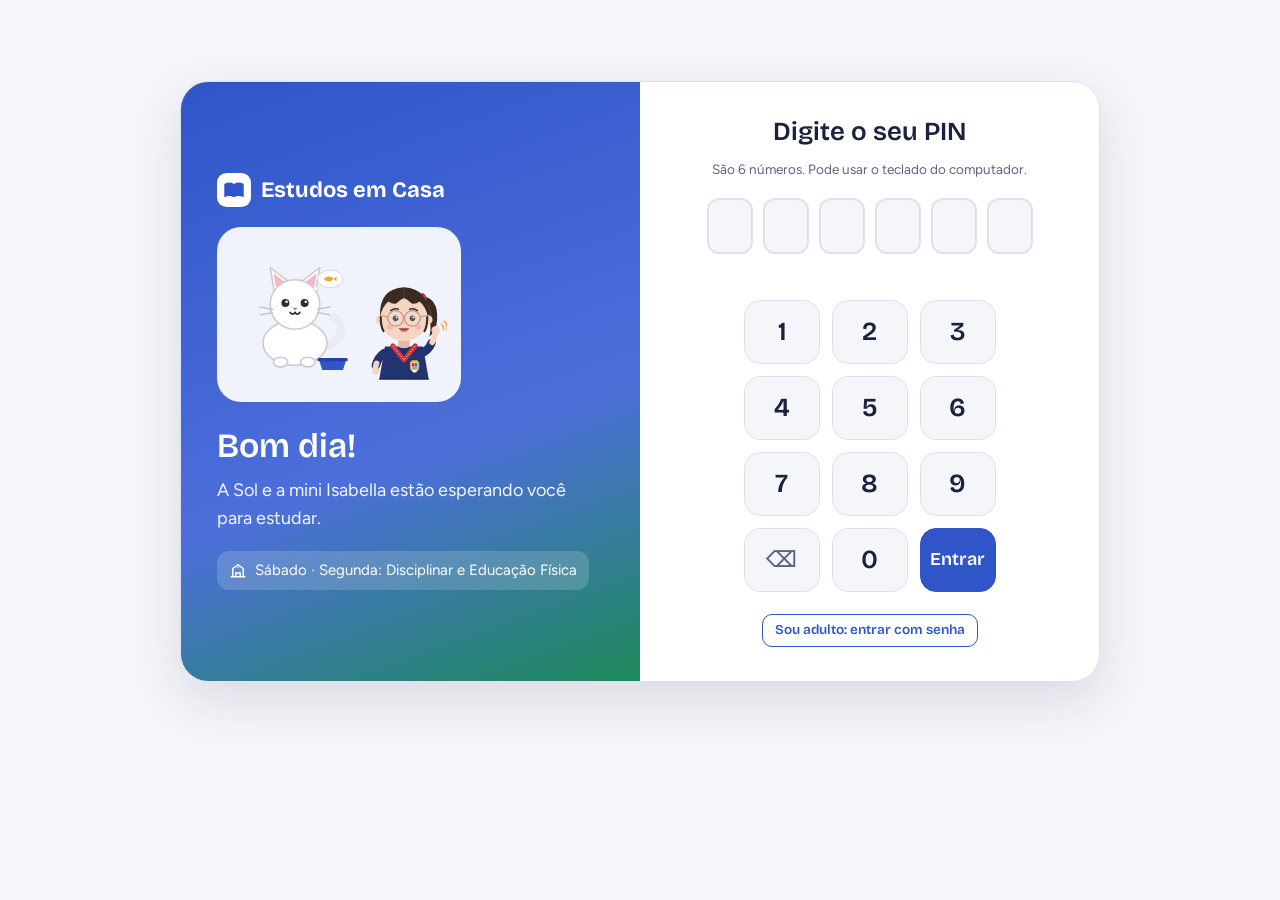
<file: docs/index.html>
<!doctype html>
<html lang="pt-BR">
<head>
<meta charset="utf-8">
<meta name="viewport" content="width=device-width,initial-scale=1,viewport-fit=cover">
<meta name="robots" content="noindex,nofollow">
<title>Estudos em Casa</title>
<link rel="icon" href="data:image/svg+xml,%3Csvg xmlns='http://www.w3.org/2000/svg' viewBox='0 0 64 64'%3E%3Crect width='64' height='64' rx='16' fill='%232F7D6D'/%3E%3Cpath d='M18 44V20h18a10 10 0 0 1 0 20H26' stroke='white' stroke-width='6' fill='none' stroke-linecap='round'/%3E%3C/svg%3E">
<link rel="preconnect" href="https://fonts.googleapis.com">
<link rel="stylesheet" href="https://fonts.googleapis.com/css2?family=Bricolage+Grotesque:opsz,wght@12..96,500;12..96,700&family=Patrick+Hand&family=Figtree:wght@400;500;600&family=JetBrains+Mono:wght@500&display=swap">
<link rel="stylesheet" href="styles.css?v=20261112a">
</head>
<body>
<div id="app" class="wrap"><p class="muted" style="padding:40px 0">Carregando…</p></div>
<div id="toast" role="status" aria-live="polite" hidden></div>
<script src="config.js"></script>
<script src="app.js?v=20261112a"></script>
</body>
</html>
</file>
<file: docs/styles.css>
/* Estudos em Casa — uma coluna para a aluna, painel em grade para os adultos */
:root{
  --bg:#F5F6FA; --card:#FFFFFF; --fg:#1C2140; --soft:#5E6483; --line:#DFE2EC;
  --accent:#2F55C9; --accent-s:#E6ECFB; --sun:#D9A21B; --sun-s:#FBF1D4; --mark:#F5D547;
  --ok:#1E8A5A; --ok-s:#E3F4EA; --bad:#C2413A; --bad-s:#FBE3E1; --ink:#1C2140;
  --c1:#2F55C9; --c2:#D2632A; --c3:#1E8A5A; --escola:#2F55C9; --escola-s:#E6ECFB; --casa:#1E8A5A; --casa-s:#E3F4EA;
  --display:"Bricolage Grotesque","Figtree",system-ui,sans-serif; --body:"Figtree",system-ui,-apple-system,"Segoe UI",sans-serif;
  color-scheme:light;
}
@media (prefers-color-scheme:dark){:root{
  --bg:#12152A; --card:#1B1F38; --fg:#E9EBF5; --soft:#A3A8C4; --line:#2E3354;
  --accent:#8AA6FF; --accent-s:#25305C; --sun:#E3A84A; --sun-s:#3D3216; --mark:#E8C93A;
  --ok:#4CC28A; --ok-s:#173A2A; --bad:#F07A72; --bad-s:#43211F;
  --c1:#8AA6FF; --c2:#F0935E; --c3:#4CC28A; --escola:#6F8FF0; --escola-s:#25305C; --casa:#3DB57A; --casa-s:#173A2A; color-scheme:dark}}
*{box-sizing:border-box}
html{-webkit-text-size-adjust:100%}
body{margin:0;background:var(--bg);color:var(--fg);font-family:var(--body);font-size:17px;line-height:1.55;
  padding-left:max(16px,env(safe-area-inset-left,0px));padding-right:max(16px,env(safe-area-inset-right,0px));
  padding-block:env(safe-area-inset-top,0px) 56px}
.wrap{max-width:1200px;margin:0 auto}
.wrap.wide{max-width:1200px}
h1,h2,h3{font-family:var(--display);font-weight:600;line-height:1.2;margin:0;text-wrap:balance}
h1{font-size:30px} h2{font-size:22px} h3{font-size:18px}
p{margin:0}
a{color:var(--accent)}
.muted{color:var(--soft);font-size:14.5px}
.small{font-size:13.5px}
.stack{display:grid;gap:16px}
.row{display:flex;gap:12px;align-items:center;flex-wrap:wrap}
.between{justify-content:space-between}
.grid2{display:grid;grid-template-columns:repeat(auto-fit,minmax(260px,1fr));gap:16px}
.grid3{display:grid;grid-template-columns:repeat(auto-fit,minmax(200px,1fr));gap:12px}
.panel{background:var(--card);border:1px solid var(--line);border-radius:18px;padding:20px;min-width:0}
.tag{display:inline-block;font-size:12.5px;padding:2px 10px;border-radius:99px;background:var(--accent-s);color:var(--accent);font-weight:500;letter-spacing:.02em}
.tag.ok{background:var(--ok-s);color:var(--ok)} .tag.warn{background:var(--sun-s);color:var(--fg)} .tag.bad{background:var(--bad-s);color:var(--bad)}
button,.btn{font:inherit;font-family:var(--display);font-size:17px;font-weight:600;border-radius:14px;padding:11px 20px;cursor:pointer;border:2px solid var(--accent);background:var(--accent);color:#fff;text-decoration:none;display:inline-flex;align-items:center;gap:8px}
button.ghost,.btn.ghost{background:transparent;color:var(--accent)}
button.mini{font-size:13.5px;padding:5px 12px;border-radius:10px;border-width:1.5px}
button:disabled{opacity:.5;cursor:default}
button:focus-visible,a:focus-visible,input:focus-visible,select:focus-visible,textarea:focus-visible{outline:3px solid var(--sun);outline-offset:2px}
input,select,textarea{font:inherit;font-size:16px;color:var(--fg);background:var(--card);border:1.5px solid var(--line);border-radius:10px;padding:9px 11px;width:100%}
textarea{min-height:90px;resize:vertical}
label.f{display:grid;gap:4px;font-size:14px;color:var(--soft);min-width:0}
.form{display:grid;grid-template-columns:repeat(auto-fit,minmax(150px,1fr));gap:10px;align-items:end}

/* topo */
.top{display:flex;justify-content:space-between;align-items:center;gap:12px;padding-block:16px 8px}
.brand{font-family:var(--display);font-weight:600;font-size:18px;color:var(--accent);display:flex;align-items:center;gap:8px}
.brand i{width:28px;height:28px;border-radius:9px;background:var(--accent);display:inline-block;position:relative}
.brand i::after{content:"";position:absolute;inset:7px 9px 7px 8px;border:3px solid #fff;border-left-width:4px;border-radius:2px 8px 8px 2px}
.tabs{display:flex;gap:6px;overflow-x:auto;padding-bottom:4px;margin-bottom:6px;scrollbar-width:thin}
.tabs a{white-space:nowrap;text-decoration:none;color:var(--soft);padding:7px 14px;border-radius:99px;font-size:15px;border:1.5px solid transparent}
.tabs a.on{background:var(--accent);color:#fff}
.tabs a .n{background:var(--bad);color:#fff;border-radius:99px;font-size:11.5px;padding:0 6px;margin-left:4px}

/* login */
.login{max-width:380px;margin:12vh auto 0;text-align:center}
.pin{display:flex;justify-content:center;gap:10px;margin:22px 0 10px}
.pin span{width:46px;height:56px;border-radius:12px;border:2px solid var(--line);display:grid;place-items:center;font-family:var(--display);font-size:26px;background:var(--card)}
.pin span.f{border-color:var(--accent)}
.pad{display:grid;grid-template-columns:repeat(3,1fr);gap:10px;max-width:280px;margin:0 auto}
.pad button{background:var(--card);color:var(--fg);border:1.5px solid var(--line);font-size:24px;padding:14px 0;justify-content:center}
.erro{color:var(--bad);min-height:24px;font-size:15px}

/* aluna */
.hello{background:var(--accent);color:#fff;border-radius:22px;padding:24px 22px;display:grid;gap:6px}
.hello .muted{color:#fff;opacity:.85}
.cards{display:grid;gap:12px}
.pcard{display:flex;justify-content:space-between;align-items:center;gap:12px;background:var(--card);border:1px solid var(--line);border-left:6px solid var(--accent);border-radius:16px;padding:16px;flex-wrap:wrap}
.pcard h3{font-size:19px}
.kpis{display:grid;grid-template-columns:repeat(auto-fit,minmax(140px,1fr));gap:12px}
.kpi{background:var(--card);border:1px solid var(--line);border-radius:16px;padding:14px 16px}
.kpi b{display:block;font-family:var(--display);font-size:28px;font-variant-numeric:tabular-nums;line-height:1.1}
.kpi span{font-size:13.5px;color:var(--soft)}
.list{display:grid;gap:0}
.li{display:flex;justify-content:space-between;align-items:center;gap:12px;padding:11px 2px;border-bottom:1px solid var(--line);text-decoration:none;color:inherit}
.li:last-child{border-bottom:0}
.score{font-family:var(--display);font-size:20px;font-variant-numeric:tabular-nums;min-width:52px;text-align:right}
.s-ok{color:var(--ok)} .s-warn{color:var(--sun)} .s-bad{color:var(--bad)}
.bar{height:10px;background:var(--line);border-radius:99px;overflow:hidden}
.bar i{display:block;height:100%;background:var(--accent);border-radius:99px}
.dias{display:flex;gap:4px;flex-wrap:wrap}
.dias span{width:18px;height:18px;border-radius:5px;background:var(--line)}
.d-verde{background:var(--ok)!important}.d-amarelo{background:var(--sun)!important}.d-vermelho{background:var(--bad)!important}.d-preto{background:#2A2A2A!important}

/* prova */
.ptop{position:sticky;top:env(safe-area-inset-top,0px);background:var(--bg);padding-block:12px 10px;z-index:5}
.pbar{height:8px;background:var(--line);border-radius:99px;overflow:hidden;margin-top:8px}
.pbar i{display:block;height:100%;background:var(--accent);transition:width .3s}
.lead{font-weight:600;color:var(--accent);font-size:15px}
.texto{background:var(--accent-s);border-radius:16px;padding:20px 22px}
.texto h2{font-size:21px;color:var(--accent);text-align:center;margin-bottom:10px}
.texto p{margin:0 0 10px}
.texto .poema{white-space:pre-line;text-align:center;font-size:18px}
.credit{font-size:12.5px;color:var(--soft);font-style:italic;text-align:right;margin-top:6px}
.cartaz{background:var(--sun-s);border:3px dashed var(--sun);border-radius:18px;padding:22px;text-align:center;display:grid;gap:8px}
.cartaz .grande{font-family:var(--display);font-size:24px;color:var(--bad);line-height:1.2}
.cartaz .destaque{font-weight:600}
.tira{display:grid;grid-template-columns:repeat(auto-fit,minmax(170px,1fr));gap:8px}
.tira svg{width:100%;height:auto;display:block;border:2px solid #1F2B28;border-radius:8px;background:#fff}
.q{background:var(--card);border:1px solid var(--line);border-radius:16px;padding:18px;display:grid;gap:12px}
.q-h{display:flex;gap:12px;align-items:flex-start;font-weight:500}
.num{flex:none;width:30px;height:30px;border-radius:50%;background:var(--accent);color:#fff;font-family:var(--display);display:grid;place-items:center;font-size:15px}
.opts{display:grid;gap:8px}
.opt{display:flex;gap:12px;align-items:flex-start;border:2px solid var(--line);border-radius:12px;padding:10px 12px;cursor:pointer;background:var(--card)}
.opt:hover{border-color:var(--accent)}
.opt input{position:absolute;opacity:0;pointer-events:none}
.opt .l{flex:none;width:28px;height:28px;border-radius:50%;border:2px solid var(--accent);display:grid;place-items:center;font-family:var(--display);color:var(--accent);font-size:14px}
.opt.sel{border-color:var(--fg);background:var(--card);box-shadow:inset 0 0 0 1px var(--fg)}
.opt.sel .l{background:var(--fg);border-color:var(--fg);color:var(--card)}
.opt.sel::after{content:"sua escolha";margin-left:auto;align-self:center;font-size:12px;font-weight:700;letter-spacing:.02em;color:var(--soft);border:1.5px dashed currentColor;border-radius:999px;padding:2px 10px;white-space:nowrap}
.opt.sel.certa::after,.opt.sel.errada::after{content:none}
.opt:focus-within{outline:3px solid var(--sun);outline-offset:2px}
.opt.certa{border-color:var(--ok);background:var(--ok-s)}
.opt.errada{border-color:var(--bad);background:var(--bad-s)}
.resp-in{display:flex;gap:8px;align-items:center;max-width:320px}
.nav{display:flex;justify-content:space-between;gap:12px;flex-wrap:wrap}
.review{display:grid;grid-template-columns:repeat(auto-fill,minmax(52px,1fr));gap:8px}
.cell{border-radius:10px;padding:7px 0;text-align:center;font-family:var(--display);font-size:15px;border:2px solid var(--line);background:var(--card);color:var(--fg)}
.cell small{display:block;font-family:var(--body);font-size:11.5px;color:var(--soft)}
.cell.done{background:var(--accent-s);border-color:var(--accent)}
.cell.miss{background:var(--sun-s);border-color:var(--sun)}
.cell.ok{background:var(--ok-s);border-color:var(--ok);color:var(--ok)}
.cell.no{background:var(--bad-s);border-color:var(--bad);color:var(--bad)}
.cell.pend{background:var(--sun-s);border-color:var(--sun)}
button.cell{justify-content:center;display:block;padding:7px 0;font-weight:500}
.confirm{border:2px solid var(--sun);background:var(--sun-s);border-radius:16px;padding:18px;display:grid;gap:10px}
.ring{width:130px;height:130px;flex:none}
.expl{background:var(--accent-s);border-radius:10px;padding:10px 12px;font-size:15px}

/* adulto */
table.t{width:100%;border-collapse:collapse;font-size:14.5px;font-variant-numeric:tabular-nums}
table.t th{text-align:left;color:var(--soft);font-weight:500;font-size:13px;padding:6px 8px;border-bottom:1.5px solid var(--line)}
table.t td{padding:8px;border-bottom:1px solid var(--line);vertical-align:top}
.scroll{overflow-x:auto}
.chart{width:100%;height:auto;display:block}
.chart text{fill:var(--soft);font-family:var(--body);font-size:11px}
.legend{display:flex;gap:14px;flex-wrap:wrap;font-size:13px;color:var(--soft)}
.legend i{display:inline-block;width:14px;height:4px;border-radius:2px;margin-right:6px;vertical-align:middle}
.chips{display:flex;gap:6px;flex-wrap:wrap}
.chips button{background:var(--card);color:var(--fg);border:1.5px solid var(--line);font-family:var(--body);font-weight:500;font-size:14px;padding:6px 12px;border-radius:99px}
.chips button.on{background:var(--accent);border-color:var(--accent);color:#fff}
.cores{display:flex;gap:8px;flex-wrap:wrap}
.cores label{display:flex;align-items:center;gap:6px;border:2px solid var(--line);border-radius:12px;padding:8px 12px;cursor:pointer;font-weight:500}
.cores input{width:auto}
.check{display:flex;gap:8px;align-items:center;font-size:15px;color:var(--fg)}
.check input{width:20px;height:20px}

#toast{position:fixed;left:50%;bottom:calc(20px + env(safe-area-inset-bottom,0px));transform:translateX(-50%);background:var(--fg);color:var(--bg);padding:10px 18px;border-radius:12px;font-size:15px;z-index:20;max-width:calc(100% - 32px)}
[hidden]{display:none!important}
@media (max-width:560px){h1{font-size:26px}.panel{padding:16px}.hide-sm{display:none}}
@media (prefers-reduced-motion:reduce){*{transition:none!important}}

.hl{background:linear-gradient(transparent 62%,var(--mark) 62%);padding:0 2px;color:inherit}
.hello{background:var(--card);color:var(--fg);border:1px solid var(--line)}
.hello .muted{color:var(--soft);opacity:1}
.hello .tag{background:var(--accent-s)!important;color:var(--accent)!important}
.brand svg rect{fill:var(--accent)}

/* cartões de nota, prova e agenda */
.mchip{display:inline-block;font-size:12.5px;font-weight:600;padding:2px 10px;border-radius:99px;color:var(--mc);background:color-mix(in srgb,var(--mc) 12%,transparent);border:1px solid color-mix(in srgb,var(--mc) 35%,transparent)}
.ncard{display:flex;justify-content:space-between;align-items:center;gap:14px;background:var(--card);border:1px solid var(--line);border-radius:14px;padding:14px 16px;color:inherit;text-decoration:none}
a.ncard:hover{border-color:var(--accent)}
.nc-l{display:grid;gap:4px;min-width:0;border-left:4px solid var(--mc);padding-left:12px}
.nc-t{font-size:16.5px}
.nc-c{color:var(--soft);font-style:italic}
.ncard .score{font-size:26px;min-width:60px}
.pcard{border-left:6px solid var(--mc,var(--accent))}
.acard{display:flex;gap:14px;align-items:center;background:var(--card);border:1px solid var(--line);border-left:6px solid var(--mc);border-radius:14px;padding:12px 14px}
.acard.passou{opacity:.6}
.adata{display:grid;text-align:center;min-width:64px;font-family:var(--display)}
.adata b{font-size:20px}.adata span{font-size:12.5px;color:var(--soft);font-family:var(--body)}
h3.mes{color:var(--soft);font-size:15px}
.estrelas{color:var(--sun);letter-spacing:2px;white-space:nowrap}.estrelas span{color:var(--line)}
.stars{display:flex;gap:4px}.stars button{background:none;border:0;font-size:30px;color:var(--line);padding:0 2px;cursor:pointer}.stars button.on{color:var(--sun)}
.grid2>.panel{min-width:0}

/* layout de notebook */
.home{display:grid;grid-template-columns:minmax(0,1.65fr) minmax(280px,1fr);gap:24px;align-items:start}
.col-side{position:sticky;top:16px}
.cards{display:grid;grid-template-columns:repeat(auto-fit,minmax(380px,1fr));gap:12px}
.cards.one,.col-main .cards{grid-template-columns:repeat(auto-fit,minmax(340px,1fr))}
.leitura{display:grid;grid-template-columns:minmax(0,1.05fr) minmax(0,1fr);gap:24px;align-items:start}
.leitura-texto{position:sticky;top:84px;max-height:calc(100vh - 100px);overflow:auto;border-radius:16px}
.qcol{max-width:820px}
.hello{padding:28px 30px}
.hello p{max-width:780px}
.login{margin-top:14vh}
@media (max-width:980px){.home,.leitura{grid-template-columns:minmax(0,1fr)}.col-side,.leitura-texto{position:static;max-height:none}.cards{grid-template-columns:minmax(0,1fr)}}

/* ===== concha da aluna: menu lateral ===== */
.shell-wrap{max-width:none;margin:0}
body:has(.shell){padding-left:0;padding-right:0;padding-block:0}
.shell{display:grid;grid-template-columns:240px minmax(0,1fr);min-height:100vh}
.side{position:sticky;top:0;height:100vh;background:var(--card);border-right:1px solid var(--line);display:flex;flex-direction:column;gap:18px;padding:22px 14px}
.side .brand{display:flex;gap:10px;align-items:center;font-family:var(--display);font-weight:700;font-size:17px;line-height:1.1;color:var(--fg);text-decoration:none;padding:0 8px}
.snav{display:flex;flex-direction:column;gap:6px}
.snav a{display:flex;align-items:center;gap:12px;padding:12px 14px;border-radius:14px;color:var(--soft);text-decoration:none;font-weight:600;font-size:16.5px}
.snav a:hover{background:var(--accent-s);color:var(--fg)}
.snav a.on{background:var(--accent);color:#fff}
.side-foot{margin-top:auto;display:flex;flex-direction:column;gap:8px;align-items:flex-start;padding:0 8px;color:var(--soft);font-size:14px}
.main{padding:22px 32px 48px;min-width:0;max-width:1320px}
.mtop{display:flex;justify-content:space-between;align-items:flex-start;gap:16px;margin-bottom:6px}
.mtop h1{font-size:32px}
.hoje-data{color:var(--soft);font-size:16px;margin:-4px 0 6px}
.ico{flex:none}

/* widget da aula */
.aula-w{position:relative;display:flex;gap:12px;align-items:center;background:var(--escola-s);border:2px solid var(--escola);color:var(--fg);border-radius:16px;padding:10px 16px;min-width:270px;cursor:default}
.aula-w>svg{color:var(--escola)}
.aula-w div{display:grid}
.aula-w .aw-k{font-size:12px;font-weight:700;letter-spacing:.04em;text-transform:uppercase;color:var(--escola)}
.aula-w b{font-family:var(--display);font-size:18px}
.aula-w .aw-l{font-size:13.5px;color:var(--soft)}
.aula-w.agora{background:var(--escola);color:#fff}.aula-w.agora>svg,.aula-w.agora .aw-k,.aula-w.agora .aw-l{color:#fff}
.aula-w.folga{background:var(--card);border-color:var(--line)}
.aw-tip{display:none!important;position:absolute;right:0;top:calc(100% + 8px);background:var(--fg);color:var(--bg);border-radius:12px;padding:12px 14px;min-width:220px;z-index:30;box-shadow:0 8px 24px rgba(0,0,0,.18);gap:4px}
.aula-w:hover .aw-tip,.aula-w:focus .aw-tip{display:grid!important}
.aw-tip .muted{color:var(--line)}

/* escola x casa */
.faixa{display:flex;align-items:center;gap:10px;background:var(--w);color:#fff;padding:10px 16px;font-family:var(--display);font-size:17px}
.faixa b{letter-spacing:.08em}
.faixa span{font-family:var(--body);font-weight:500;font-size:15px;opacity:.95}
.painel-mundo{border:2px solid var(--w);border-radius:18px;overflow:hidden;background:var(--card)}
.pm-corpo{padding:16px 18px;display:grid;gap:12px}
.ncard{display:flex;align-items:stretch;gap:0;padding:0;overflow:hidden;border:2px solid var(--w);border-radius:16px;background:var(--card);color:inherit;text-decoration:none}
.ncard .mundo{flex:none;width:92px;background:var(--w);color:#fff;display:flex;flex-direction:column;align-items:center;justify-content:center;gap:6px;font-family:var(--display);font-size:13px;letter-spacing:.08em}
.ncard .nc-l{border-left:0;padding:14px 16px;flex:1}
.ncard .score{align-self:center;padding-right:18px}
.tam{font-size:12.5px;font-weight:600;padding:2px 10px;border-radius:99px;border:1.5px dashed var(--soft);color:var(--soft)}
.tam.g{border-style:solid;border-color:var(--fg);color:var(--fg)}
.mundos{display:grid;grid-template-columns:repeat(3,minmax(0,1fr));gap:12px}
.mbtn{display:flex;align-items:center;gap:14px;justify-content:flex-start;background:var(--card);color:var(--fg);border:2px solid var(--line);border-radius:16px;padding:14px 18px;text-align:left}
.mbtn svg{color:var(--w)}
.mbtn div{display:grid}.mbtn b{font-size:19px}.mbtn span{font-family:var(--body);font-weight:500;font-size:13.5px;color:var(--soft)}
.mbtn.on{background:var(--w);border-color:var(--w);color:#fff}.mbtn.on svg,.mbtn.on span{color:#fff}
.mini-m{display:flex;gap:10px;align-items:center;border:2px solid var(--w);border-radius:12px;padding:8px 14px}
.mini-m svg{color:var(--w)}.mini-m div{display:grid}.mini-m b{font-family:var(--display);font-size:22px}.mini-m span{font-size:12.5px;color:var(--soft)}

/* plano do dia */
.itens{display:grid;gap:10px}
.item{display:flex;align-items:center;gap:14px;border:1.5px solid var(--line);border-radius:14px;padding:12px 14px;background:var(--card)}
.item.ativo{border:2.5px solid var(--casa);box-shadow:0 0 0 4px var(--casa-s)}
.item.ok{opacity:.7;background:var(--casa-s)}
.inum{flex:none;width:36px;height:36px;border-radius:50%;display:grid;place-items:center;font-family:var(--display);font-size:17px;background:var(--line);color:var(--fg)}
.item.ok .inum{background:var(--casa);color:#fff}.item.ativo .inum{background:var(--casa);color:#fff}
.ibody{flex:1;display:grid;gap:2px;min-width:0}
.ibody b{font-size:17px}
.mom{font-size:12.5px;font-weight:700;letter-spacing:.03em;color:var(--mm)}
.feito{display:flex;gap:6px;align-items:center;color:var(--casa);font-weight:700}
.aula-l{display:flex}

/* grade de aulas */
.grade{display:grid;grid-template-columns:repeat(5,minmax(0,1fr));gap:12px}
.gcol{display:grid;gap:10px;align-content:start}
.ghead{font-family:var(--display);font-size:18px;font-weight:700;padding:6px 4px}
.gcol.hoje .ghead{color:var(--accent)}
.gcol.hoje .gbloco{box-shadow:0 0 0 3px var(--mark)}
.gbloco{border:2px solid var(--w);border-radius:14px;overflow:hidden;background:var(--card)}
.gbloco .faixa{font-size:14px;padding:8px 12px}.gbloco .faixa span{font-size:12.5px}
.gaulas{display:grid;gap:8px;padding:12px}
.gaula{border-left:5px solid var(--mc);background:color-mix(in srgb,var(--mc) 10%,transparent);padding:10px 12px;border-radius:8px;font-weight:600}
.gm{display:grid;gap:1px}.gm span{font-size:12px;color:var(--soft);font-weight:600}.gm b{font-size:14.5px}

/* lição */
.licao{background:var(--card);border:1px solid var(--line);border-radius:18px;padding:24px 26px}
.licao h2{font-size:26px}
.licao p{font-size:18px;line-height:1.6;max-width:72ch}
.destaque{background:var(--mark);color:#1C2140;border-radius:12px;padding:14px 16px;font-size:18px;font-weight:600}
.visual{display:flex;justify-content:center;padding:6px 0}
.visual svg{max-width:100%;height:auto}
.ouvir{display:inline-flex;gap:8px;align-items:center}
.ex-en{font-size:19px;background:var(--accent-s);border-radius:12px;padding:12px 16px}
.passos{display:grid;gap:8px;font-size:17.5px;padding-left:22px;margin:0}
.passos li{padding:4px 0}
.fb{border-radius:10px;padding:10px 12px;font-size:16px}.fb.ok{background:var(--ok-s);color:var(--fg)}.fb.no{background:var(--bad-s);color:var(--fg)}
.optb{width:100%;text-align:left;font-family:var(--body);font-weight:500;font-size:16px;justify-content:flex-start;color:var(--fg)}
.blocos{display:grid;grid-template-columns:repeat(3,minmax(0,1fr));gap:12px}
.bcol{border:1.5px solid var(--line);border-radius:12px;padding:10px;display:grid;gap:8px;justify-items:center;align-content:start}
.bk{font-weight:700;font-size:14px;color:var(--soft)}.bcol b{font-family:var(--display);font-size:26px}
.bpecas{display:flex;flex-wrap:wrap;gap:4px;justify-content:center;min-height:40px}
.bpecas i{display:block;background:var(--accent)}.pc{width:34px;height:34px;border-radius:4px;background:#D2632A!important}.pd{width:8px;height:34px;border-radius:3px;background:#7A4FD6!important}.pu{width:9px;height:9px;border-radius:2px;background:#1E8A5A!important}
.fracao{display:flex;border:3px solid var(--fg);border-radius:10px;overflow:hidden;height:70px;max-width:560px}
.fpart{flex:1;border:0;border-right:2px solid var(--fg);border-radius:0;background:var(--card);padding:0}.fpart:last-child{border-right:0}.fpart.on{background:var(--sun)}
.fr-txt{font-size:18px}
.jogo{background:var(--accent-s);border-radius:14px;padding:18px}
.jg-p{font-size:24px;font-family:var(--display)}
.jg-ops{display:grid;grid-template-columns:repeat(2,minmax(0,1fr));gap:10px}
.jg-op{font-size:20px;justify-content:center;background:var(--card);color:var(--fg);border-color:var(--line)}
.sem-audio{display:flex;gap:10px;align-items:center;background:var(--sun-s);border:2px solid var(--sun);border-radius:12px;padding:10px 14px}
.tab-wrap{min-height:80vh;display:grid;place-items:center}
.tab-card{background:var(--card);border:1px solid var(--line);border-radius:22px;padding:34px;width:min(560px,100%);text-align:center}
.tab-conta{font-family:var(--display);font-size:64px;font-weight:700}
.tab-in{font-size:40px;text-align:center;max-width:220px;margin:0 auto}
.gvid{width:100%;border-radius:12px;background:#000;aspect-ratio:4/3}
.leia{font-size:22px;line-height:1.7}
@media (max-width:980px){.shell{grid-template-columns:1fr}.side{position:static;height:auto;flex-direction:row;flex-wrap:wrap;align-items:center}.snav{flex-direction:row;flex-wrap:wrap}.side-foot{flex-direction:row;margin:0}.main{padding:16px}.grade{grid-template-columns:1fr}.mundos{grid-template-columns:1fr}.mtop{flex-direction:column}}
.conta{font-family:"JetBrains Mono",ui-monospace,monospace;font-size:26px;line-height:1.35;background:var(--accent-s);color:var(--fg);border-radius:12px;padding:12px 20px;display:inline-block;margin:0}
.licao .visual{margin:4px 0}
/* v3: itens bloqueados, minha semana, grade de aulas, notas, superpoderes */
.item.lock{background:var(--bg);border-style:dashed}
.item.lock .ibody b{color:var(--soft)}
.item.lock .inum{background:var(--line);color:var(--soft)}
.trava{display:flex;gap:6px;align-items:center;color:var(--soft);font-weight:600;font-size:14px;white-space:nowrap}
.semnav{display:flex;align-items:center;gap:10px;font-size:14px}
.semnav button:disabled{opacity:.35;cursor:default}
.sem-grid{display:grid;grid-template-columns:repeat(7,minmax(0,1fr));gap:8px}
.sdia{border:1.5px solid var(--line);border-radius:12px;padding:10px;display:flex;flex-direction:column;gap:6px;min-height:150px;background:var(--card)}
.sdia.hoje{border:2.5px solid var(--casa);box-shadow:0 0 0 3px var(--casa-s)}
.sdia.passado{background:var(--bg)}
.sd-h{display:flex;align-items:baseline;gap:6px}.sd-h b{font-family:var(--display);font-size:17px}.sd-h span{color:var(--soft);font-size:13px}
.sd-cor{margin-left:auto;width:12px;height:12px;border-radius:4px;display:inline-block}
.sd-prog{font-size:12px;color:var(--soft);display:flex;gap:4px;align-items:center}
.sd-lista{display:flex;flex-direction:column;gap:4px}
.sitem{display:flex;gap:6px;align-items:flex-start;font-size:13px;line-height:1.25;padding:5px 6px;border-radius:8px;color:var(--fg);text-decoration:none}
.si-ic{flex:none;width:16px;height:16px;display:grid;place-items:center;font-weight:800}
.si-t{display:-webkit-box;-webkit-line-clamp:2;-webkit-box-orient:vertical;overflow:hidden}
.s-feito{background:var(--casa-s);color:var(--casa)}.s-feito .si-t{text-decoration:line-through;text-decoration-color:color-mix(in srgb,var(--casa) 50%,transparent)}
.s-atrasado{background:var(--bad-s);color:var(--bad)}
.s-hoje{background:var(--accent-s)}
a.sitem:hover{outline:2px solid var(--accent)}
.s-bloqueado{color:var(--soft)}
.sd-esc{margin-top:auto;font-size:12px;font-weight:700;color:var(--escola);border:1.5px solid var(--escola);border-radius:8px;padding:4px 6px;display:flex;gap:4px;align-items:center}
.agrid{display:grid;grid-template-columns:150px repeat(5,minmax(0,1fr));gap:8px;align-items:stretch}
.ag-head{text-align:center;padding:6px;border-radius:10px}.ag-head b{display:block;font-family:var(--display);font-size:18px}.ag-head span{color:var(--soft);font-size:13px}
.ag-head.hoje{background:var(--mark);color:#1C2140}.ag-head.hoje span{color:#1C2140}
.ag-rot{background:var(--w);color:#fff;border-radius:12px;padding:12px;display:flex;flex-direction:column;justify-content:center;gap:4px}
.ag-rot b{font-family:var(--display);font-size:16px;line-height:1.15}.ag-rot span{font-size:12px;opacity:.9}
.ag-cel{background:var(--card);border:1.5px solid var(--line);border-radius:12px;padding:8px;display:flex;flex-direction:column;gap:6px;min-width:0}
.ag-cel.hoje{border:2.5px solid var(--mark)}
.ag-cel .gaula{padding:8px 10px;font-size:14px}
.ag-cel .gm{display:flex;flex-direction:column;font-size:13px;line-height:1.25}.ag-cel .gm span{font-size:11px;color:var(--soft);text-transform:uppercase;letter-spacing:.03em}
.ag-ev{border:2px solid var(--mc);border-radius:10px;padding:6px 8px;display:flex;flex-direction:column;font-size:13px}.ag-ev b{color:var(--mc)}.ag-ev small{color:var(--soft)}
.vazio{color:var(--line);text-align:center;margin:auto}
.notas-top{display:grid;grid-template-columns:minmax(0,360px) minmax(0,1fr);gap:16px;align-items:start}
.q4{display:grid;grid-template-columns:auto 1fr 1fr;gap:8px;align-items:stretch}
.q4-h{display:flex;gap:6px;align-items:center;justify-content:center;color:var(--w);font-weight:800;letter-spacing:.04em}
.q4-r{display:flex;flex-direction:column;justify-content:center;font-weight:700;font-size:15px;padding-right:6px}.q4-r small{font-weight:400;color:var(--soft)}
.q4-c{display:flex;flex-direction:column;align-items:center;gap:2px;background:var(--card);color:var(--fg);border:2px solid var(--line);border-top:6px solid var(--w);border-radius:14px;padding:12px 6px}
.q4-c b{font-family:var(--display);font-size:32px;line-height:1}.q4-c span{font-size:12px;color:var(--soft);font-weight:500}
.q4-c.on{box-shadow:0 0 0 3px var(--accent-s);border-color:var(--w)}
.seg{display:flex;border:1.5px solid var(--line);border-radius:99px;overflow:hidden}
.seg button{background:none;color:var(--fg);border:0;border-radius:0;padding:6px 14px;font-weight:600;font-size:14px}.seg button.on{background:var(--accent);color:#fff}
.nlist{display:flex;flex-direction:column}
.nl{display:grid;grid-template-columns:56px 70px minmax(0,1fr) 56px;gap:12px;align-items:center;padding:10px 4px;border-bottom:1px solid var(--line);color:inherit;text-decoration:none}
a.nl:hover{background:var(--bg)}
.nl-d{color:var(--soft);font-size:14px}.nl-o{font-size:12px;font-weight:800;color:#fff;background:var(--w);border-radius:6px;padding:3px 6px;text-align:center}
.nl-t{display:flex;flex-direction:column;min-width:0}.nl-t small{color:var(--soft)}
.nl-n{font-family:var(--display);font-size:22px;font-weight:700;text-align:right}
.pgrid{display:grid;grid-template-columns:repeat(auto-fill,minmax(230px,1fr));gap:14px}
.poder{position:relative;border-radius:18px;padding:16px;color:#fff;background:linear-gradient(140deg,var(--mc),color-mix(in srgb,var(--mc) 55%,#1C2140));display:flex;flex-direction:column;gap:6px;box-shadow:0 6px 18px color-mix(in srgb,var(--mc) 30%,transparent)}
.poder p{margin:0;font-size:15px;line-height:1.35}
.pd-top{display:flex;justify-content:space-between;align-items:center}
.pd-ic{color:#FFD54A;filter:drop-shadow(0 1px 2px rgba(0,0,0,.3))}
.pd-nv{background:var(--nv);color:#fff;font-weight:800;font-size:12px;letter-spacing:.06em;text-transform:uppercase;border-radius:99px;padding:4px 10px;border:2px solid rgba(255,255,255,.6)}
.pd-nome{font-family:var(--display);font-size:22px;line-height:1.1}
.pd-rod{font-size:12px;opacity:.85;margin-top:auto}
.bar.meta85{position:relative;margin-top:6px;overflow:visible}.bar.meta85 i{background:var(--accent)}.bar.meta85 em{position:absolute;left:85%;top:-3px;bottom:-3px;width:3px;background:var(--sun);border-radius:2px}
@media (max-width:1100px){.sem-grid{grid-template-columns:repeat(4,minmax(0,1fr))}.notas-top{grid-template-columns:1fr}}
@media (max-width:760px){.agrid{grid-template-columns:1fr}.sem-grid{grid-template-columns:repeat(2,minmax(0,1fr))}}
/* v4: Sol, avaliação do dia, caderno de erros, cartões */
.sol-card{background:linear-gradient(180deg,#FFF7E6,var(--card) 60%);border:2px solid #F2C46B;border-radius:18px;padding:14px 16px;display:flex;flex-direction:column;align-items:center;gap:8px;text-align:center;position:relative}
.sol-ofensiva{display:flex;align-items:center;gap:8px;align-self:stretch;justify-content:center}.sol-ofensiva b{font-family:var(--display);font-size:30px;color:#E5761A;line-height:1}.sol-ofensiva span{font-size:13px;color:var(--soft);display:block}
.sol-ofensiva div{text-align:left}
.sol-pet{position:relative}.sol-card.nham .sol-pet svg{animation:pulo .5s ease-in-out 3}
@keyframes pulo{0%,100%{transform:translateY(0)}50%{transform:translateY(-10px)}}
.sol-nham{position:absolute;left:50%;top:-6px;transform:translateX(-50%);background:#E5761A;color:#fff;font-weight:800;font-size:13px;padding:4px 10px;border-radius:99px;white-space:nowrap;animation:some 3s forwards}
@keyframes some{0%,70%{opacity:1}100%{opacity:0}}
.sol-frase{margin:0;font-weight:600;font-size:15px}
.sol-tigela{display:grid;grid-template-columns:auto 1fr auto;gap:8px;align-items:center;width:100%;font-size:13px}
.sol-cora{display:flex;gap:3px;align-items:center;font-size:20px;color:var(--line)}.sol-cora .on{color:#E2687E}.sol-cora small{font-size:12px;color:var(--soft);margin-left:6px}
.dia-card{border:2px solid var(--dc);border-radius:16px;background:var(--card);overflow:hidden}
.dc-top{display:flex;gap:12px;align-items:center;background:var(--dc);color:#fff;padding:12px 14px}
.dc-bola{width:34px;height:34px;border-radius:50%;background:#fff;opacity:.9;flex:none;box-shadow:inset 0 0 0 8px var(--dc)}
.dc-top b{display:block;font-family:var(--display);font-size:20px}.dc-top span{display:block;font-size:13px;opacity:.95}.dc-top .dc-q{font-size:11px;text-transform:uppercase;letter-spacing:.05em;opacity:.85}
.dc-lista{list-style:none;margin:0;padding:10px 14px;display:grid;gap:6px;font-size:14px}
.dc-lista li{display:flex;gap:6px;align-items:flex-start}.dc-lista .sim{color:var(--ok)}.dc-lista .nao{color:var(--bad);font-weight:600}
.dc-recado{margin:0 14px 12px;background:var(--sun-s);border-radius:10px;padding:8px 10px;font-size:14px}.dc-recado b{display:block;font-size:12px;text-transform:uppercase;letter-spacing:.04em;color:#8A6400}
.dc-recado.comb{background:var(--accent-s)}.dc-recado.comb b{color:var(--accent)}
.dev-l{margin:0;padding-left:20px;display:grid;gap:6px;font-size:16px;font-weight:600}
.side-of{display:flex;align-items:center;gap:6px;text-decoration:none;color:var(--fg);background:#FFF3DF;border:1.5px solid #F2C46B;border-radius:12px;padding:8px 10px;margin-top:auto}
.side-of b{font-family:var(--display);font-size:22px;color:#E5761A}.side-of span{font-size:12px;color:var(--soft);line-height:1.1}
.erros-top{display:grid;grid-template-columns:minmax(0,1fr) 150px 150px;gap:14px}
.kpi-e{background:var(--card);border:1.5px solid var(--line);border-radius:16px;display:flex;flex-direction:column;align-items:center;justify-content:center}.kpi-e b{font-family:var(--display);font-size:40px}.kpi-e span{color:var(--soft)}.kpi-e.ok b{color:var(--ok)}
.fc-wrap{display:flex;flex-direction:column;align-items:center;gap:12px}
.fc{width:min(440px,100%);min-height:200px;border-radius:20px;border:3px solid var(--accent);background:var(--card);color:var(--fg);display:flex;flex-direction:column;align-items:center;justify-content:center;gap:8px;padding:20px;box-shadow:0 8px 0 var(--accent-s);transition:transform .2s}
.fc b{font-family:var(--display);font-size:34px;line-height:1.2}.fc small{color:var(--soft);font-weight:500}
.fc.virado{background:var(--accent);color:#fff;transform:rotateY(0)}.fc.virado .fc-lado{color:#fff}
.fc-lado{font-size:12px;text-transform:uppercase;letter-spacing:.06em;color:var(--soft)}
.fc-fim{align-items:center;text-align:center}
@media (max-width:980px){.erros-top{grid-template-columns:1fr 1fr}.side-of{margin-top:0}}
.side-of + .side-foot{margin-top:0}
/* v5: densidade em telas largas, agenda-caderno, notas, recompensa */
.main{max-width:1880px;padding:18px 26px 40px}
.stack{gap:14px}
.panel{padding:16px 18px;border-radius:16px}
.mtop h1{font-size:28px}
.home3{display:grid;grid-template-columns:minmax(0,1.6fr) minmax(300px,1fr);gap:16px;align-items:start}
.home3 .c1{grid-row:span 2}
.home3 .c3{grid-column:2}
@media (min-width:1500px){.home3{grid-template-columns:minmax(0,1.5fr) minmax(300px,.95fr) minmax(300px,.95fr)}.home3 .c1{grid-row:auto}.home3 .c3{grid-column:3}}
@media (max-width:980px){.home3{grid-template-columns:1fr}.home3 .c3{grid-column:auto}}
.sol-card{background:linear-gradient(180deg,color-mix(in srgb,#F2C46B 22%,var(--card)),var(--card) 65%);padding:12px 14px;gap:6px}
.sol-pet svg{width:140px;height:auto}
.side-of{background:color-mix(in srgb,#F2C46B 20%,var(--card))}
.agenda-lay{display:grid;grid-template-columns:minmax(0,1fr) 400px;gap:20px;align-items:start}
@media (max-width:1200px){.agenda-lay{grid-template-columns:1fr}}
.caderno{position:sticky;top:14px;background:#2F55C9;border-radius:18px 18px 14px 14px;padding:12px 12px 14px;box-shadow:0 10px 24px rgba(28,33,64,.18)}
.cad-capa{display:flex;justify-content:center;padding:4px 0 12px}
.cad-etq{background:#FFFDF6;color:#1C2140;font-family:"Patrick Hand",var(--body);font-size:20px;padding:4px 18px;border-radius:6px;transform:rotate(-1.5deg);box-shadow:0 2px 0 rgba(0,0,0,.15)}
.cad-espiral{height:22px;margin:-6px 6px -12px;position:relative;z-index:2;background:radial-gradient(circle at 50% 50%,#1C2140 0 4px,transparent 4.5px) 0 0/26px 22px repeat-x,linear-gradient(#C9CCD6,#C9CCD6) 0 50%/100% 0 no-repeat}
.cad-espiral::before{content:"";position:absolute;inset:0;background:radial-gradient(ellipse 5px 11px at 50% 30%,transparent 3px,#B8BDC9 3.5px 5px,transparent 5.5px) 0 0/26px 22px repeat-x}
.cad-folha{background-color:#FFFDF6;background-image:linear-gradient(90deg,transparent 40px,#F2A0A8 40px 42px,transparent 42px),repeating-linear-gradient(180deg,transparent 0 29px,#CFE0F5 29px 30px);border-radius:8px;padding:22px 14px 16px 52px;color:#1C2140;font-family:"Patrick Hand",var(--body);font-size:18px;line-height:30px;max-height:calc(100vh - 120px);overflow:auto}
.cad-h{display:block;font-size:21px;color:#2F55C9;margin-top:6px}.cad-h.passou{color:#8A94A6}
.cad-form{display:grid;grid-template-columns:1fr 1fr;gap:0 10px;margin-bottom:8px}
.cad-form .cad-h{grid-column:1/-1}
.cad-form label{display:flex;flex-direction:column;font-size:15px;line-height:22px;color:#5E6483;margin-bottom:6px}
.cad-form label.lg{grid-column:1/-1}
.cad-form input,.cad-form select{font-family:"Patrick Hand",var(--body);font-size:18px;background:transparent;border:0;border-bottom:2px dashed #9FB4E6;border-radius:0;padding:2px 2px;color:#1C2140}
.cad-form button{grid-column:1/-1;margin-top:4px;font-family:"Patrick Hand",var(--body);font-size:19px}
.cad-dia{font-weight:700;color:#C2413A;margin-top:4px}.cad-dia small{color:#8A94A6;font-weight:400;font-size:15px;margin-left:6px}.cad-dia.passou{color:#8A94A6}
.cad-l{display:flex;gap:8px;align-items:baseline;min-height:30px}
.cad-tipo{flex:none;font-size:14px;line-height:20px;border:1.5px solid var(--mc);color:var(--mc);border-radius:6px;padding:0 6px;font-family:var(--body);font-weight:700}
.cad-txt{flex:1;min-width:0}.cad-ok{color:#1E8A5A;font-weight:700}.cad-x{background:none;color:#C2413A;border:0;font-size:22px;padding:0 4px;line-height:1}
.vazio-l{color:#8A94A6}
.ntiles{display:grid;grid-template-columns:repeat(4,minmax(0,1fr));gap:12px}
.ntile{display:flex;flex-direction:column;align-items:flex-start;gap:4px;background:var(--card);color:var(--fg);border:1.5px solid var(--line);border-left:6px solid var(--w);border-radius:14px;padding:12px 14px;text-align:left;opacity:.55}
.ntile.on{opacity:1;box-shadow:0 2px 0 var(--line)}
.ntile b{font-family:var(--display);font-size:34px;line-height:1}
.nt-h{display:flex;gap:8px;align-items:center;font-size:14px;font-weight:700}
.nt-r{font-size:12.5px;color:var(--soft);font-weight:500}
.tend{margin-left:4px;font-weight:700;color:var(--soft)}.tend.up{color:var(--ok)}.tend.down{color:var(--bad)}
.notas-grid{display:grid;grid-template-columns:minmax(0,2.2fr) minmax(280px,1fr);gap:14px;align-items:start}
.nsmall{display:grid;grid-template-columns:repeat(4,minmax(0,1fr));gap:12px}
@media (max-width:1200px){.ntiles,.nsmall{grid-template-columns:repeat(2,minmax(0,1fr))}.notas-grid{grid-template-columns:1fr}}
.tchart{width:100%;height:auto;display:block}.tchart .ax{font-size:11px;fill:var(--soft);font-family:var(--body)}.tchart .lbl{font-weight:700;fill:var(--fg)}
.legend{display:flex;flex-wrap:wrap;gap:6px 16px;font-size:13px;color:var(--soft);align-items:center}.legend span{display:flex;gap:6px;align-items:center}
.mb{display:grid;gap:4px;padding:6px 0;border-top:1px solid var(--line)}
.mb-l{display:grid;grid-template-columns:56px 1fr 34px;gap:8px;align-items:center;font-size:13px;color:var(--soft)}.mb-l b{color:var(--fg);text-align:right}
.mb-t{position:relative;height:12px;background:var(--bg);border-radius:6px}.mb-t i{display:block;height:100%;border-radius:6px}.mb-t em{position:absolute;top:-3px;bottom:-3px;width:2px;background:var(--sun)}
#tip{position:absolute;z-index:50;background:var(--fg);color:var(--bg);font-size:13px;padding:6px 10px;border-radius:8px;pointer-events:none;max-width:260px}
.recomp{border:2px dashed #E5761A;border-radius:16px;padding:12px 14px;display:flex;flex-direction:column;gap:6px;background:color-mix(in srgb,#F2C46B 12%,var(--card))}
.recomp.ok{border-style:solid;background:color-mix(in srgb,var(--ok) 14%,var(--card))}
.rc-k{font-size:11px;text-transform:uppercase;letter-spacing:.06em;color:#E5761A;font-weight:800}.recomp b{font-family:var(--display);font-size:20px}
.rc-dots{display:flex;gap:6px}.rc-dots i{width:22px;height:22px;border-radius:50%;background:var(--line)}.rc-dots i.on{background:var(--ok)}
.sem-grid .sdia{min-height:120px}
.itens{gap:8px}.item{padding:10px 12px}
/* v6: caderno da agenda mais organizado (tudo sobre as linhas, sem etiquetas) */
.cad-folha{padding:15px 16px 18px 56px;font-size:19px;line-height:30px;background-image:linear-gradient(90deg,transparent 44px,#F2A0A8 44px 46px,transparent 46px),repeating-linear-gradient(180deg,transparent 0 29px,#CFE0F5 29px 30px);background-position:0 15px}
.cad-mes{font-size:26px;line-height:30px;color:#2F55C9;text-transform:capitalize;margin:0 0 0}
.cad-mes small{font-size:16px;color:#8A94A6}
.cad-mes.pequeno{font-size:22px}
.cd-dia{display:grid;grid-template-columns:46px minmax(0,1fr);margin-left:-50px}
.cd-data{display:flex;flex-direction:column;align-items:center;line-height:30px}
.cd-data b{font-size:26px;color:#C2413A;line-height:30px}.cd-data span{font-size:15px;color:#8A94A6;line-height:0;margin-top:2px}
.cd-dia.passou .cd-data b{color:#B8BDC9}
.cd-corpo{padding-left:12px}
.cd-quando{display:block;font-size:15px;color:#8A94A6;line-height:30px}
.cd-corpo ul{list-style:none;margin:0;padding:0}
.cd-i{position:relative;line-height:30px;padding-left:16px}
.cd-i::before{content:"•";position:absolute;left:2px;top:0}
.cd-txt b{font-weight:400;text-decoration:underline;text-decoration-thickness:1px;text-underline-offset:4px}
.t-vermelha{color:#B8302A}.t-azul{color:#2649B5}.t-verde{color:#177A4C}.t-preta{color:#1C2140}
.cd-dia.passou .cd-i{color:#8A94A6}
.cd-visto{display:inline-block;margin-left:8px;font-size:14px;line-height:18px;padding:0 7px;border:2px solid #177A4C;border-radius:50%;color:#177A4C;transform:rotate(-8deg);vertical-align:2px}
.cd-esp{margin-left:8px;font-size:13px;color:#A3A8B8;vertical-align:1px}
.cd-apagar{margin-left:6px;background:none;border:0;padding:0;font-family:inherit;font-size:14px;color:#B8BDC9;text-decoration:underline;cursor:pointer;opacity:0;transition:opacity .15s}
.cd-i:hover .cd-apagar,.cd-apagar.armado,.cd-apagar:focus{opacity:1}.cd-apagar.armado{color:#C2413A;font-weight:700}
.cad-vazio{margin:0;color:#8A94A6}
.cad-sep{margin-top:30px;color:#8A94A6;font-size:15px;line-height:30px;text-transform:uppercase;letter-spacing:.06em}
.cad-nova{margin-top:30px}
.cn-linha{display:flex;gap:14px;line-height:30px}
.cn-linha label{display:flex;align-items:baseline;gap:6px;color:#8A94A6;font-size:15px;flex:1;min-width:0}
.cn-linha label.lg{flex:1}
.cn-linha input,.cn-linha select{flex:1;min-width:0;font-family:"Patrick Hand",var(--body);font-size:19px;line-height:26px;height:28px;background:transparent;border:0;border-radius:0;padding:0 2px;color:#1C2140;box-shadow:none}
.cn-linha input:focus,.cn-linha select:focus{outline:none;background:rgba(47,85,201,.06)}
.cn-btn{display:block;margin-top:2px;height:30px;line-height:28px;padding:0 14px;font-family:"Patrick Hand",var(--body);font-size:19px;background:#2F55C9;color:#fff;border-radius:8px}
.cn-dica{margin:0;font-size:15px;color:#8A94A6;line-height:30px}
.cad-mes.pequeno{text-transform:none}.cn-linha input[type=date]{min-width:150px}
/* v7: tela do PIN em duas colunas */
.login2{display:grid;grid-template-columns:minmax(0,1fr) minmax(0,1fr);max-width:920px;margin:9vh auto 0;background:var(--card);border:1px solid var(--line);border-radius:28px;overflow:hidden;box-shadow:0 18px 50px rgba(28,33,64,.12)}
.lg-arte{background:linear-gradient(160deg,#2F55C9,#4C6FDB 60%,#1E8A5A);color:#fff;padding:34px 36px;display:flex;flex-direction:column;gap:10px;justify-content:center}
.lg-marca{display:flex;gap:10px;align-items:center;font-family:var(--display);font-weight:700;font-size:22px}
.lg-sol{background:rgba(255,255,255,.92);border-radius:24px;align-self:flex-start;padding:10px 18px 6px;margin:10px 0}
.lg-arte h1{color:#fff;font-size:34px;margin:4px 0 0}.lg-arte p{margin:0;font-size:18px;opacity:.95}
.lg-aula{display:flex;gap:8px;align-items:center;background:rgba(255,255,255,.16);border-radius:12px;padding:8px 12px;font-size:15px;align-self:flex-start;margin-top:8px}
.lg-form{padding:34px 40px;display:flex;flex-direction:column;align-items:center;gap:12px;text-align:center}
.lg-form h2{margin:0;font-size:26px}
.lg-form .pin{display:flex;gap:10px;justify-content:center;margin:6px 0 0}
.lg-form .pin span{width:46px;height:56px;border:2px solid var(--line);border-radius:12px;display:grid;place-items:center;font-size:30px;background:var(--bg)}
.lg-form .pin span.f{border-color:var(--accent);background:var(--accent-s);color:var(--accent)}
.lg-form .erro{min-height:22px;color:var(--bad);font-weight:600;font-size:15px}
.lg-form .pad{display:grid;grid-template-columns:repeat(3,76px);gap:12px;max-width:none}
.lg-form .pad button{height:64px;padding:0;font-size:26px;font-family:var(--display);border-radius:16px;background:var(--bg);color:var(--fg);border:1.5px solid var(--line);display:grid;place-items:center}
.lg-form .pad button:hover{border-color:var(--accent)}
.lg-form .pad button.ok{background:var(--accent);color:#fff;border-color:var(--accent);font-size:18px}
.lg-form .pad button.apaga{font-size:22px;color:var(--soft)}
@media (max-width:820px){.login2{grid-template-columns:1fr;margin:3vh auto 0}.lg-arte{padding:24px}.lg-sol{display:none}}

.leg-sem{display:flex;flex-wrap:wrap;gap:16px;font-size:14px;font-weight:600}
.leg-sem span{display:flex;align-items:center;gap:6px}.leg-sem i{width:14px;height:14px;border-radius:4px;display:inline-block}
.leg-sem i.tr{height:0;border-top:2px dashed var(--sun);border-radius:0;width:18px}
#tip{white-space:pre-line}

/* Aprender: aulas em vídeo */
.vgrid{display:grid;grid-template-columns:repeat(auto-fill,minmax(240px,1fr));gap:14px}
.vcard{display:flex;flex-direction:column;background:var(--card);border:1.5px solid var(--line);border-radius:16px;overflow:hidden;text-decoration:none;color:inherit;transition:transform .15s,border-color .15s}
.vcard:hover{transform:translateY(-2px);border-color:var(--mc,var(--accent))}
.vcard.ok{border-color:var(--casa)}
.vthumb{position:relative;display:block;aspect-ratio:16/9;background:var(--line)}
.vthumb img{width:100%;height:100%;object-fit:cover;display:block}
.vplay{position:absolute;inset:0;margin:auto;width:52px;height:52px;border-radius:50%;background:rgba(0,0,0,.6);color:#fff;display:grid;place-items:center;font-size:20px;padding-left:4px}
.vdur{position:absolute;right:8px;bottom:8px;background:rgba(0,0,0,.75);color:#fff;font-size:12px;font-weight:700;padding:2px 7px;border-radius:6px}
.vok{position:absolute;left:8px;top:8px;background:var(--casa);color:#fff;font-size:12px;font-weight:700;padding:3px 8px;border-radius:99px;display:flex;gap:4px;align-items:center}
.vinfo{display:flex;flex-direction:column;gap:6px;padding:12px 14px 14px}
.vinfo b{line-height:1.3}
.vbar{display:block;height:6px;border-radius:3px;background:var(--line);overflow:hidden;margin-top:2px}.vbar i{display:block;height:100%;background:var(--casa)}
.vlay{display:grid;grid-template-columns:minmax(0,1fr) 320px;gap:18px;align-items:start}
@media (max-width:1000px){.vlay{grid-template-columns:1fr}}
.vplayer{position:relative;aspect-ratio:16/9;background:#000;border-radius:16px;overflow:hidden}
.vplayer iframe,#yt-alvo{position:absolute;inset:0;width:100%;height:100%;border:0}
.vescudo{position:absolute;inset:0;z-index:2;cursor:pointer;background:transparent}
.vplayer:fullscreen{border-radius:0}
.vcarga{position:absolute;inset:0;z-index:3;display:grid;place-items:center;color:#fff;font-size:16px;text-align:center;padding:20px;background:#000}
.vfim{position:absolute;inset:0;z-index:4;display:flex;flex-direction:column;gap:12px;align-items:center;justify-content:center;text-align:center;padding:24px;background:rgba(10,12,30,.88);color:#fff}
.vfim b{font-family:var(--display);font-size:28px}.vfim span{max-width:440px}
.vctl{display:flex;align-items:center;gap:10px;flex-wrap:wrap;background:var(--card);border:1px solid var(--line);border-radius:14px;padding:10px 12px}
.vctl input[type=range]{flex:1;min-width:140px;padding:0;border:0;accent-color:var(--casa);background:none}
.vctl select{width:auto;padding:6px 8px;font-size:14px}
.vbtn{min-width:46px;justify-content:center;font-size:18px;padding:8px 12px}
.vbtn.sm{font-size:14px;min-width:0;background:var(--card);color:var(--fg);border:1.5px solid var(--line)}
.vprog{display:flex;align-items:baseline;gap:8px}.vprog b{font-family:var(--display);font-size:34px;color:var(--casa)}
.vmini{display:flex;gap:10px;align-items:center;text-decoration:none;color:inherit}
.vmini img{width:96px;aspect-ratio:16/9;object-fit:cover;border-radius:8px;flex:none;background:var(--line)}
.vmini span{display:flex;flex-direction:column;gap:2px;font-size:14px;line-height:1.3}
.vtempo{font-family:var(--mono,ui-monospace,monospace);font-size:14px;color:var(--soft);white-space:nowrap;min-width:92px}
.vanuncio{position:absolute;left:12px;right:12px;bottom:12px;z-index:3;background:rgba(0,0,0,.8);color:#fff;font-size:15px;font-weight:600;padding:10px 14px;border-radius:10px;text-align:center;pointer-events:none}
/* Pare e pense, conferir e checklist de entrega */
.pense{border:2px solid #E0A93B;background:#FFF8E6;border-radius:14px;padding:12px 14px;margin:10px 0}
.pense.ok{border-color:#9CCB9C;background:#F1FAF1;padding:8px 12px}
.pense-ops{display:grid;grid-template-columns:repeat(auto-fit,minmax(150px,1fr));gap:8px}
.pense-op{display:flex;flex-direction:column;align-items:flex-start;gap:2px;text-align:left;background:#fff;color:var(--ink,#1F2B28);border:1.5px solid #D9C28A;border-radius:12px;padding:10px 12px;font-size:16px}
.pense-op small{font-size:12.5px;color:#6B6F7E;font-weight:400}
.pense-op:hover{border-color:#B8860B}
.pense-op.no{opacity:.45;text-decoration:line-through}
.ck-ent{display:flex;align-items:center;gap:10px;font-size:16px;padding:6px 0;cursor:pointer}
.ck-ent input{width:22px;height:22px}
/* jogo Pare!, estrelas, termômetro e respiração */
.pare-alvo{min-height:160px;display:flex;align-items:center;justify-content:center;border-radius:18px;width:100%;transition:background .15s}
.pare-alvo.erro{background:#FBE3E3}
.pare-conta{font-size:64px;font-weight:800;font-family:var(--display,inherit)}
.pare-cor{font-size:60px;font-weight:900;letter-spacing:2px}
.pare-fix{font-size:40px;color:#9AA3B5}
.pare-btn{font-size:24px;padding:18px 48px;border-radius:16px;justify-content:center;text-align:center;width:100%}
.estrelas-c .est-n{font-size:28px;color:#B8860B}
.humor-ops{display:grid;grid-template-columns:repeat(5,1fr);gap:8px}
.humor-op{display:flex;flex-direction:column;align-items:center;gap:4px;background:#fff;color:inherit;border:1.5px solid var(--line,#DDE1EA);border-radius:14px;padding:10px 6px}
.humor-op span{font-size:34px}.humor-op small{font-size:12px;color:#5E6483;text-align:center}
.humor-op.sel{border-color:var(--accent,#2F55C9);background:#EEF2FD}
@media (max-width:560px){.humor-ops{grid-template-columns:repeat(3,1fr)}}
.resp-ov{position:fixed;inset:0;background:rgba(20,28,45,.55);display:flex;align-items:center;justify-content:center;z-index:50}
.resp-box{background:#fff;border-radius:20px;padding:24px;max-width:420px;width:calc(100% - 32px);text-align:center;align-items:center}
.resp-bola{width:90px;height:90px;border-radius:50%;background:#9DC3F0;margin:18px auto;transition:transform 4.5s ease-in-out}
.resp-bola.grande{transform:scale(1.9)}
/* realce das palavras que mudam a resposta + regra curta */
mark.kw{background:#FFE08A;color:inherit;font-weight:700;padding:0 3px;border-radius:4px;box-shadow:inset 0 -2px 0 #E0A93B}
.regra{border-left:4px solid #2F7D4F;background:#EEF7F0;border-radius:10px;padding:8px 12px;margin:8px 0;font-size:15px;line-height:1.45}
.pense.ok .regra{margin:8px 0 0}
/* faixa: adulto nas telas da Isabella */
.faixa-adulto{position:sticky;top:0;z-index:1000;display:flex;flex-wrap:wrap;align-items:center;justify-content:center;gap:8px 14px;background:#C2413A;color:#fff;padding:8px 16px;font-size:15px;text-align:center}
.faixa-adulto button{background:#fff;color:#C2413A;border:0}

/* mini Isabella */
.sol-dupla{display:flex;align-items:flex-end;justify-content:center;gap:2px}
.sol-dupla .isa{margin-bottom:4px;animation:isa-oi 2.6s ease-in-out infinite}
.lg-sol.sol-dupla{padding:10px 14px 6px}
.isa-balao{background:var(--card);color:var(--fg);border:2px solid var(--line);border-radius:14px;padding:8px 12px;font-size:15px;line-height:1.4;position:relative;text-align:left}
.isa-topo{align-self:stretch;font-weight:600;border-color:#F2C46B}
.isa-topo::after{content:"";position:absolute;right:28%;bottom:-9px;width:14px;height:14px;background:var(--card);border-right:2px solid #F2C46B;border-bottom:2px solid #F2C46B;transform:rotate(45deg)}
.isa-fala{display:flex;align-items:flex-end;gap:8px;margin:2px 0 4px}
.isa-fala .isa{flex:none}
.isa-fala .isa-balao::before{content:"";position:absolute;left:-8px;bottom:14px;width:12px;height:12px;background:var(--card);border-left:2px solid var(--line);border-bottom:2px solid var(--line);transform:rotate(45deg)}
.fb-isa{display:flex;gap:10px;align-items:flex-start}
.fb-isa>.isa{flex:none;margin-top:-2px}
.fb-isa>div{flex:1;min-width:0}
@keyframes isa-oi{0%,100%{transform:translateY(0)}50%{transform:translateY(-3px)}}
@media (prefers-reduced-motion:reduce){.sol-dupla .isa{animation:none}}
@media (max-width:560px){.fb-isa>.isa{width:40px;height:auto}}

.ban-ok{background:#EEF7F0}.ban-est{background:#FFF8E6}
.sol-dupla svg{width:128px}.sol-dupla svg.isa{width:86px}
/* tema escuro: caixas de fundo claro fixo */
@media (prefers-color-scheme:dark){
  .regra{background:#163323;border-left-color:#4CC28A;color:var(--fg)}
  .pense{background:#33290F}
  .humor-op{background:var(--card)}.humor-op.sel{background:var(--accent-s)}
  .resp-box{background:var(--card);color:var(--fg)}
  mark.kw{color:#1C2140}
  .pare-alvo.erro{background:#4A2323}
  .ban-ok{background:#163323}.ban-est{background:#33290F}
}
/* valores: papo do dia e falas das personagens */
.papo{align-self:stretch;text-align:left;background:var(--card);border:2px dashed #F2C46B;border-radius:14px;padding:8px 12px;display:grid;gap:4px}
.papo p{margin:0;font-size:14.5px;line-height:1.4}
.papo-t{font-size:12px;font-weight:800;letter-spacing:.05em;text-transform:uppercase;color:#C77A12}
.papo .q-sol{color:#C77A12}.papo .q-isa{color:#2F55C9}
.isa-balao .quem{display:block;font-size:12px;font-weight:800;letter-spacing:.04em;text-transform:uppercase;color:var(--accent);margin-bottom:2px}
.isa-fala.valor .isa-balao{padding-right:38px}
.papo-ouvir{padding:3px 6px;min-height:0;line-height:1}
.isa-fala.valor .papo-ouvir{position:absolute;right:6px;top:6px}
.tab-card .isa-fala{justify-content:flex-start}
@media (prefers-color-scheme:dark){.papo-t,.papo .q-sol{color:#F0B45E}.papo .q-isa{color:#8AA6FF}}
/* conversa da escola */
.cv-perg{font-size:22px;line-height:1.35;margin:4px 0}
.cv-relogio{font-size:56px;font-weight:800;text-align:center;color:#2F55C9}
.cv-gravando{display:flex;align-items:center;gap:8px;font-weight:700;color:#C2413A}
.cv-ponto{width:12px;height:12px;border-radius:50%;background:#C2413A;animation:cv-pisca 1s infinite}
@keyframes cv-pisca{50%{opacity:.25}}
.cv-txt{min-height:110px;background:var(--card);border:2px dashed var(--line);border-radius:12px;padding:12px;font-size:18px;line-height:1.5;text-align:left}
.cv-edit{width:100%;font:inherit;font-size:17px;line-height:1.5;padding:10px 12px;border-radius:12px;border:2px solid var(--line);background:var(--card);color:var(--fg);resize:vertical}
.aviso-cv{background:#FFF8E6;color:#1C2140;border-radius:10px;padding:8px 12px}
@media (prefers-color-scheme:dark){.cv-relogio{color:#8AA6FF}.aviso-cv{background:#33290F;color:var(--fg)}}

.inum.rhora{width:auto;min-width:56px;border-radius:12px;padding:0 8px;font-size:15px}
.mono{font-family:ui-monospace,Menlo,Consolas,monospace;font-weight:700}

.vit-grid{display:grid;grid-template-columns:repeat(auto-fill,minmax(210px,1fr));gap:12px}.vit{justify-content:space-between}
.vit-img{height:110px;border-radius:12px;background:linear-gradient(135deg,#FFF3D6,#FFE0B8);display:flex;align-items:center;justify-content:center;overflow:hidden}.vit-img span{font-size:58px;line-height:1}.vit-img img{width:100%;height:100%;object-fit:cover}
</file>
